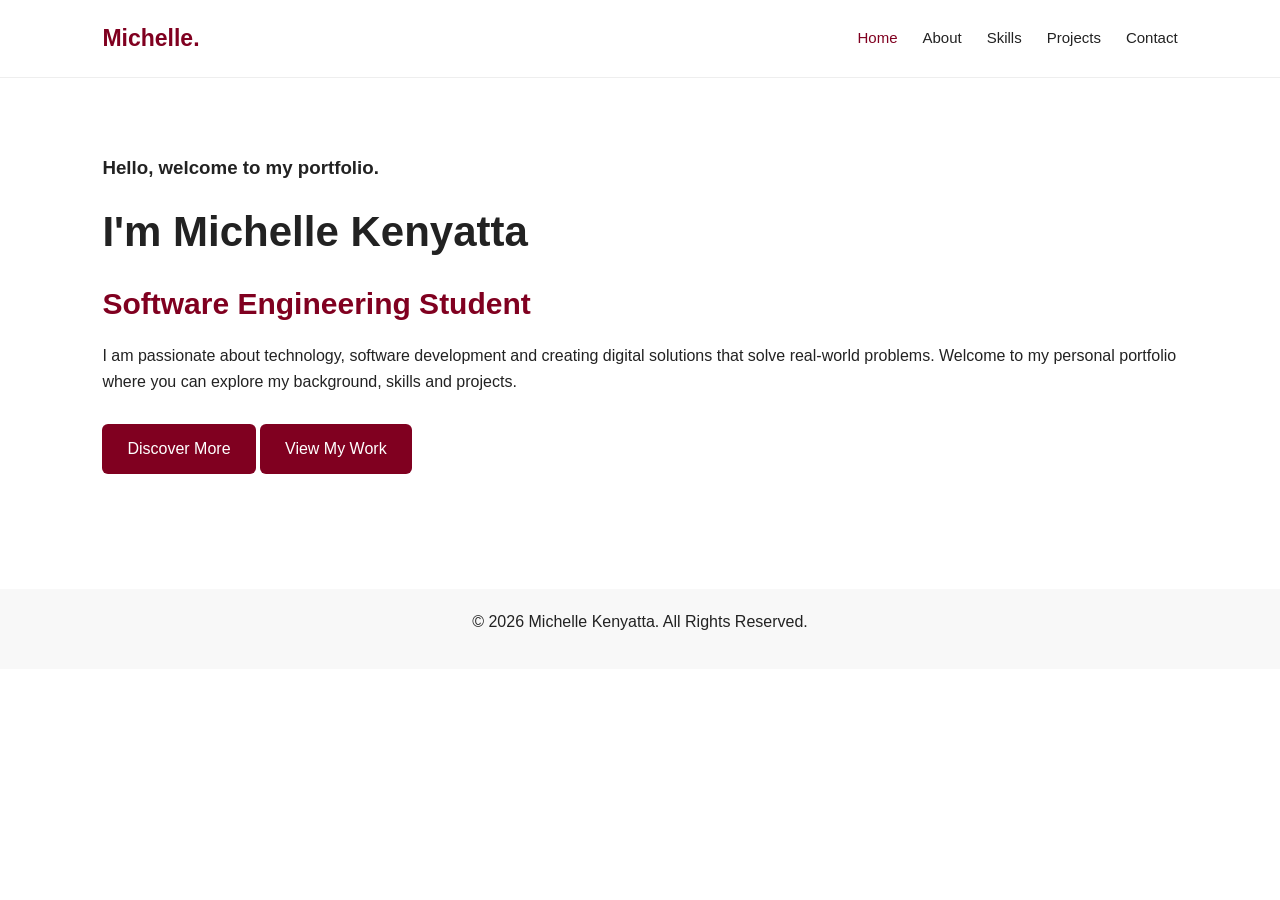
<file: index.html>
<!DOCTYPE html>
<html lang="en">
<head>
    <meta charset="UTF-8">
    <meta name="viewport" content="width=device-width, initial-scale=1.0">
    <title>Michelle Kenyatta | Portfolio</title>
    <link rel="stylesheet" href="style.css">
</head>

<body>

<header>
    <div class="logo">Michelle.</div>

    <nav>
        <a href="index.html" class="active">Home</a>
        <a href="about.html">About</a>
        <a href="skills.html">Skills</a>
        <a href="projects.html">Projects</a>
        <a href="contact.html">Contact</a>
    </nav>
</header>

<section>
    <div class="container">
        <h3>Hello, welcome to my portfolio.</h3>

        <h1>I'm Michelle Kenyatta</h1>

        <h2>Software Engineering Student</h2>

        <p>
            I am passionate about technology, software development
            and creating digital solutions that solve real-world problems.
            Welcome to my personal portfolio where you can explore
            my background, skills and projects.
        </p>

        <a href="about.html" class="btn">Discover More</a>
        <a href="projects.html" class="btn">View My Work</a>
    </div>
</section>

<footer>
    <p>&copy; 2026 Michelle Kenyatta. All Rights Reserved.</p>
</footer>

</body>
</html>
</file>
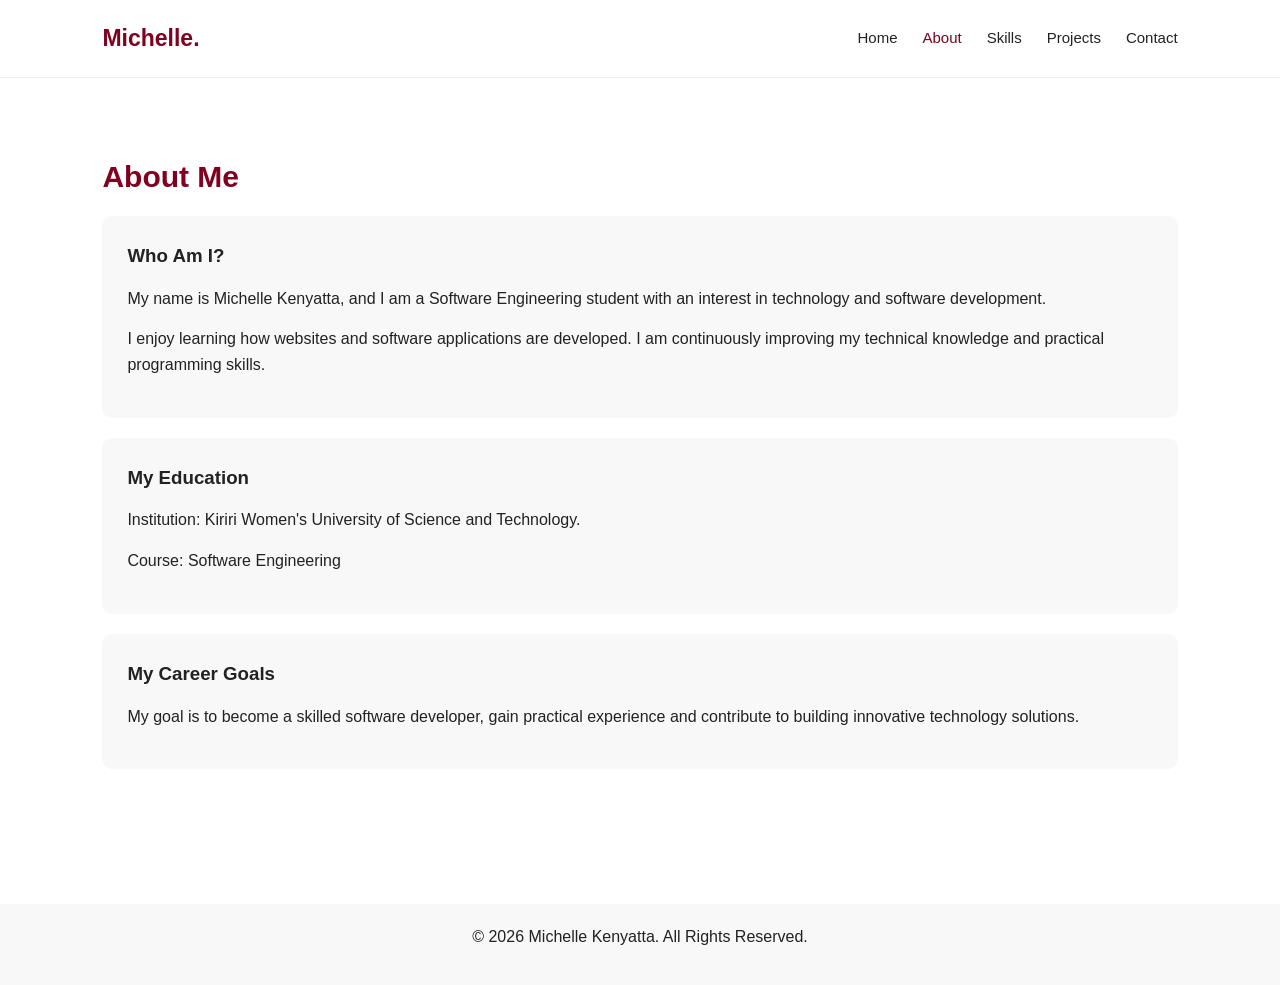
<file: about.html>
<!DOCTYPE html>
<html lang="en">
<head>
    <meta charset="UTF-8">
    <meta name="viewport" content="width=device-width, initial-scale=1.0">
    <title>About Me | Michelle Kenyatta</title>
    <link rel="stylesheet" href="style.css">
</head>

<body>

<header>
    <div class="logo">Michelle.</div>

    <nav>
        <a href="index.html">Home</a>
        <a href="about.html" class="active">About</a>
        <a href="skills.html">Skills</a>
        <a href="projects.html">Projects</a>
        <a href="contact.html">Contact</a>
    </nav>
</header>

<section>
    <div class="container">

        <h2>About Me</h2>

        <div class="card">
            <h3>Who Am I?</h3>

            <p>
                My name is Michelle Kenyatta, and I am a Software
                Engineering student with an interest in technology
                and software development.
            </p>

            <p>
                I enjoy learning how websites and software applications
                are developed. I am continuously improving my technical
                knowledge and practical programming skills.
            </p>
        </div>

        <div class="card">
            <h3>My Education</h3>

            <p>
                Institution: Kiriri Women's University of Science and Technology.
            </p>

            <p>
                Course: Software Engineering
            </p>
        </div>

        <div class="card">
            <h3>My Career Goals</h3>

            <p>
                My goal is to become a skilled software developer,
                gain practical experience and contribute to building
                innovative technology solutions.
            </p>
        </div>

    </div>
</section>

<footer>
    <p>&copy; 2026 Michelle Kenyatta. All Rights Reserved.</p>
</footer>

</body>
</html>
</file>
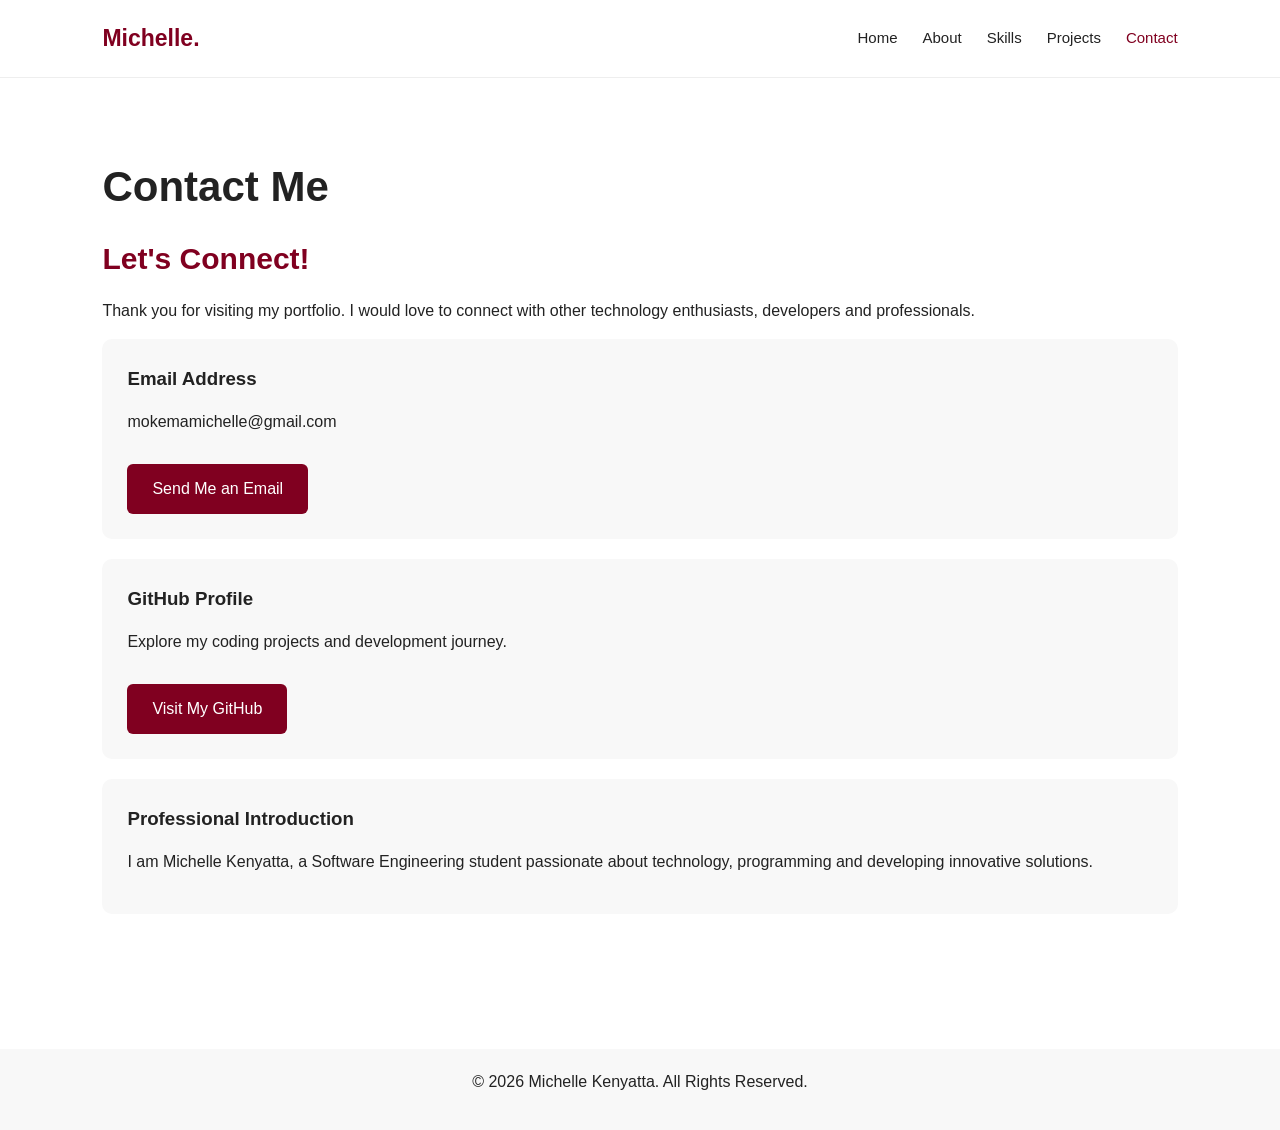
<file: contact.html>
<!DOCTYPE html>
<html lang="en">
<head>
    <meta charset="UTF-8">
    <meta name="viewport" content="width=device-width, initial-scale=1.0">
    <title>Contact Me | Michelle Kenyatta</title>
    <link rel="stylesheet" href="style.css">
</head>

<body>

<header>
    <div class="logo">Michelle.</div>

    <nav>
        <a href="index.html">Home</a>
        <a href="about.html">About</a>
        <a href="skills.html">Skills</a>
        <a href="projects.html">Projects</a>
        <a href="contact.html" class="active">Contact</a>
    </nav>
</header>

<section>
    <div class="container">

        <h1>Contact Me</h1>

        <h2>Let's Connect!</h2>

        <p>
            Thank you for visiting my portfolio.
            I would love to connect with other technology enthusiasts,
            developers and professionals.
        </p>

        <div class="card">
            <h3>Email Address</h3>
            <p>mokemamichelle@gmail.com</p>
            <a href="mailto:mokemamichelle@gmail.com" class="btn">
                Send Me an Email
            </a>
        </div>

        <div class="card">
            <h3>GitHub Profile</h3>
            <p>Explore my coding projects and development journey.</p>
            <a href="https://github.com/mk1720"
               target="_blank"
               rel="noopener noreferrer"
               class="btn">
                Visit My GitHub
            </a>
        </div>

        <div class="card">
            <h3>Professional Introduction</h3>
            <p>
                I am Michelle Kenyatta, a Software Engineering student
                passionate about technology, programming and
                developing innovative solutions.
            </p>
        </div>

    </div>
</section>

<footer>
    <p>&copy; 2026 Michelle Kenyatta. All Rights Reserved.</p>
</footer>

</body>
</html>
</file>
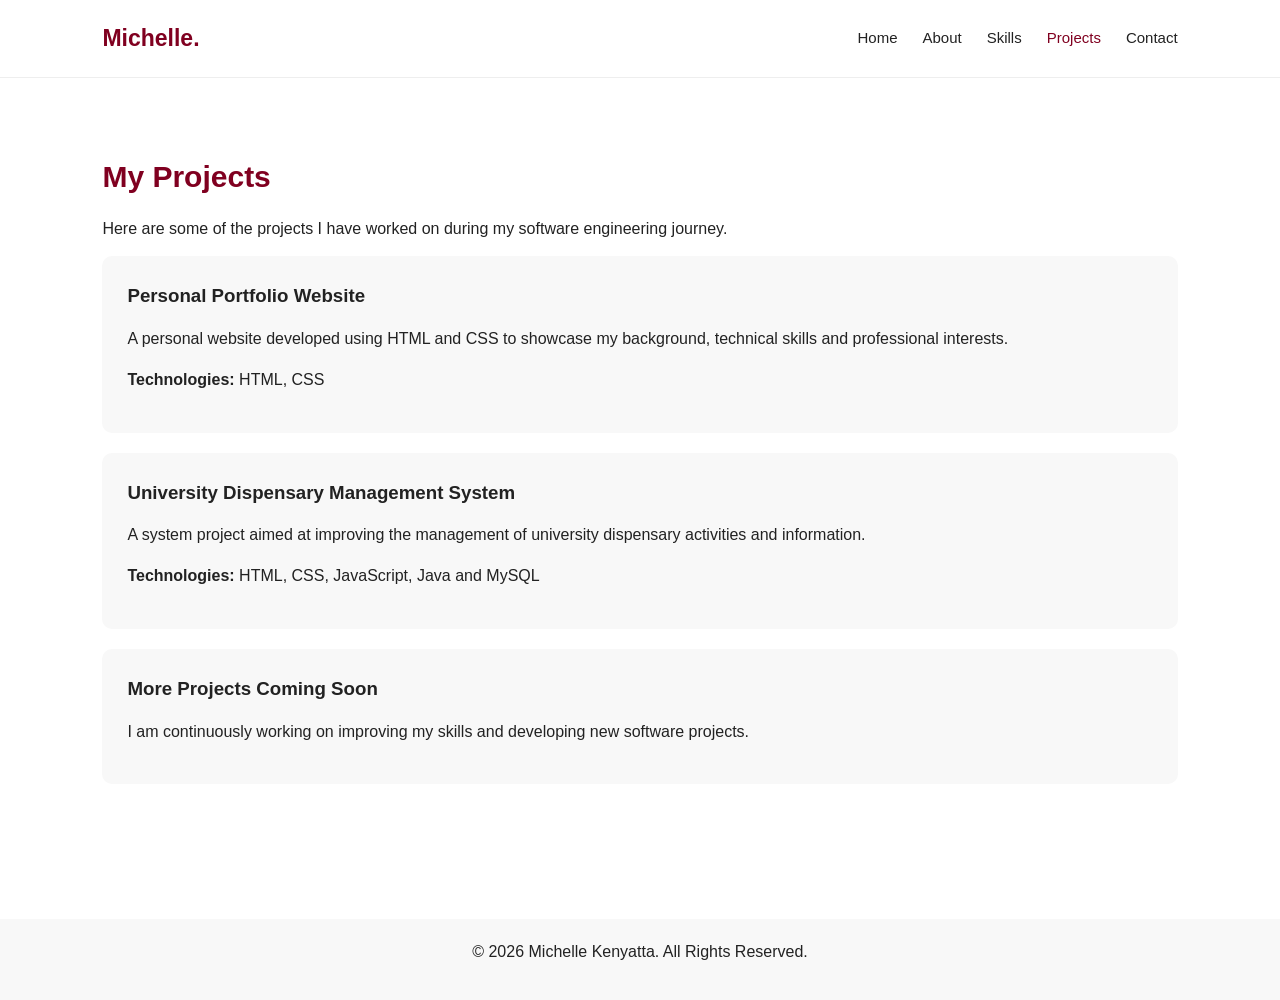
<file: projects.html>
<!DOCTYPE html>
<html lang="en">
<head>
    <meta charset="UTF-8">
    <meta name="viewport" content="width=device-width, initial-scale=1.0">
    <title>My Projects | Michelle Kenyatta</title>
    <link rel="stylesheet" href="style.css">
</head>

<body>

<header>
    <div class="logo">Michelle.</div>

    <nav>
        <a href="index.html">Home</a>
        <a href="about.html">About</a>
        <a href="skills.html">Skills</a>
        <a href="projects.html" class="active">Projects</a>
        <a href="contact.html">Contact</a>
    </nav>
</header>

<section>
    <div class="container">

        <h2>My Projects</h2>

        <p>
            Here are some of the projects I have worked on
            during my software engineering journey.
        </p>

        <div class="card">
            <h3>Personal Portfolio Website</h3>

            <p>
                A personal website developed using HTML and CSS
                to showcase my background, technical skills
                and professional interests.
            </p>

            <p><strong>Technologies:</strong> HTML, CSS</p>
        </div>

        <div class="card">
            <h3>University Dispensary Management System</h3>

            <p>
                A system project aimed at improving the management
                of university dispensary activities and information.
            </p>

            <p><strong>Technologies:</strong> HTML, CSS, JavaScript, Java and MySQL</p>
        </div>

        <div class="card">
            <h3>More Projects Coming Soon</h3>

            <p>
                I am continuously working on improving my skills
                and developing new software projects.
            </p>
        </div>

    </div>
</section>

<footer>
    <p>&copy; 2026 Michelle Kenyatta. All Rights Reserved.</p>
</footer>

</body>
</html>
</file>
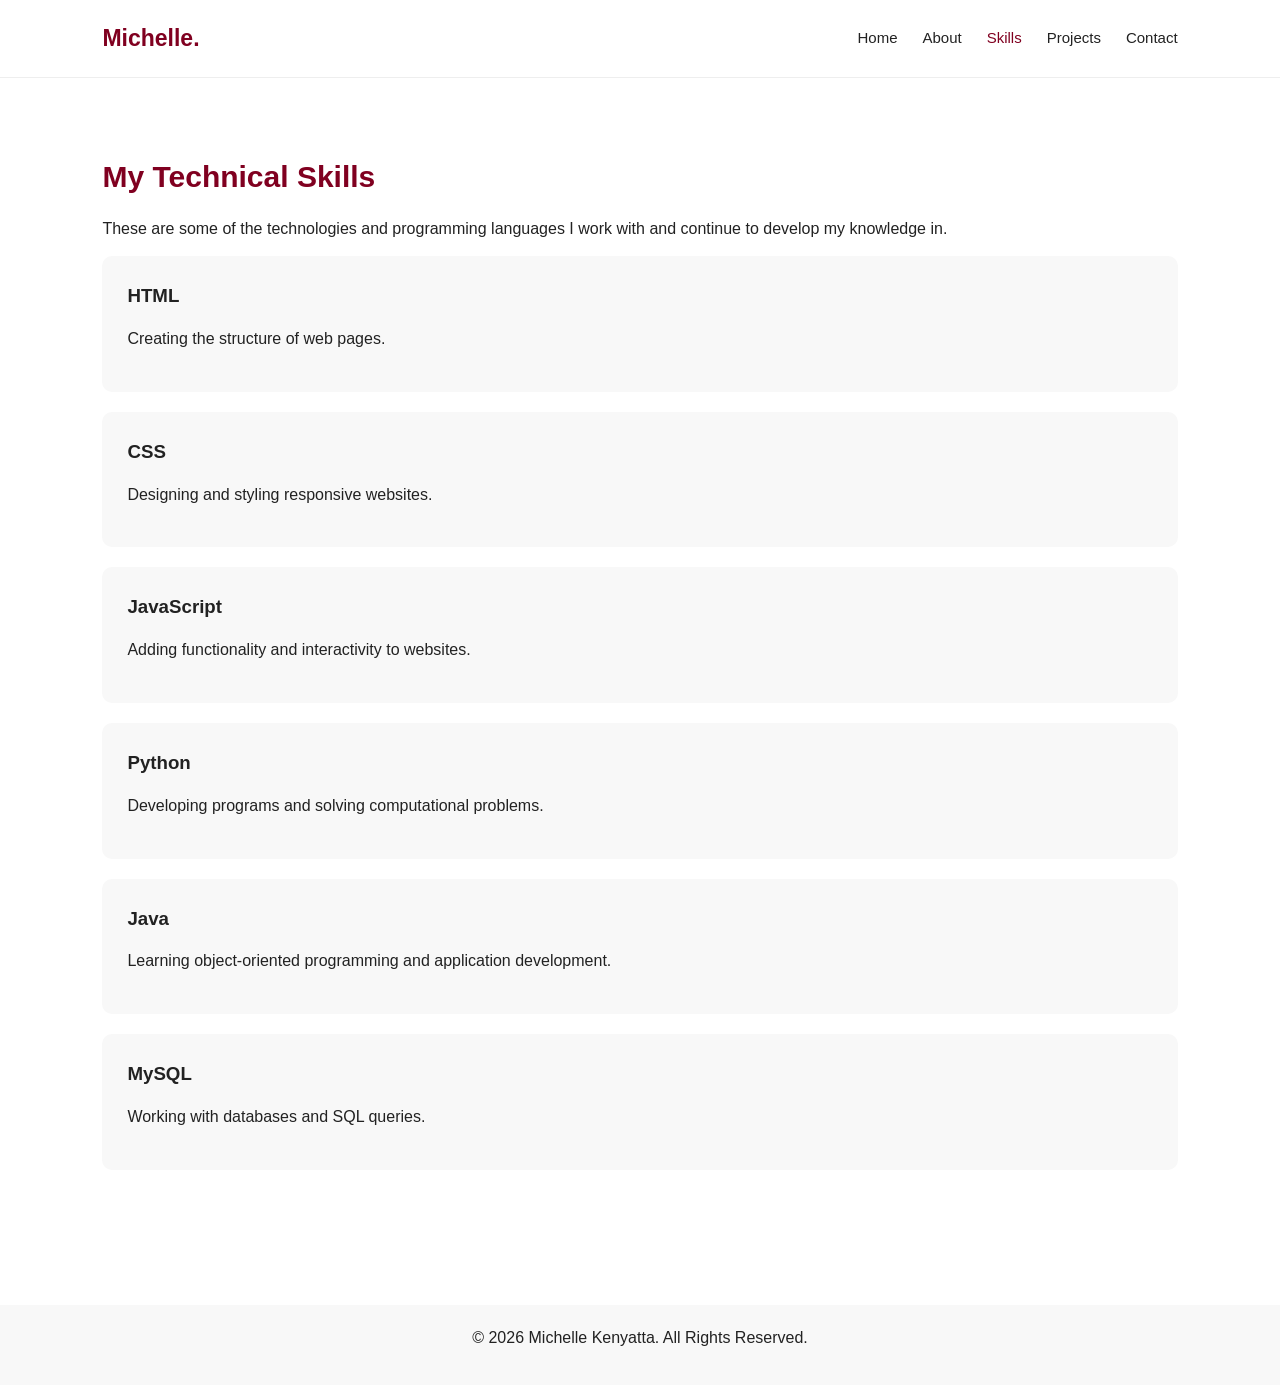
<file: skills.html>
<!DOCTYPE html>
<html lang="en">
<head>
    <meta charset="UTF-8">
    <meta name="viewport" content="width=device-width, initial-scale=1.0">
    <title>My Skills | Michelle Kenyatta</title>
    <link rel="stylesheet" href="style.css">
</head>

<body>

<header>
    <div class="logo">Michelle.</div>

    <nav>
        <a href="index.html">Home</a>
        <a href="about.html">About</a>
        <a href="skills.html" class="active">Skills</a>
        <a href="projects.html">Projects</a>
        <a href="contact.html">Contact</a>
    </nav>
</header>

<section>
    <div class="container">

        <h2>My Technical Skills</h2>

        <p>
            These are some of the technologies and programming
            languages I work with and continue to develop my
            knowledge in.
        </p>

        <div class="card">
            <h3>HTML</h3>
            <p>Creating the structure of web pages.</p>
        </div>

        <div class="card">
            <h3>CSS</h3>
            <p>Designing and styling responsive websites.</p>
        </div>

        <div class="card">
            <h3>JavaScript</h3>
            <p>Adding functionality and interactivity to websites.</p>
        </div>

        <div class="card">
            <h3>Python</h3>
            <p>Developing programs and solving computational problems.</p>
        </div>

        <div class="card">
            <h3>Java</h3>
            <p>Learning object-oriented programming and application development.</p>
        </div>

        <div class="card">
            <h3>MySQL</h3>
            <p>Working with databases and SQL queries.</p>
        </div>

    </div>
</section>

<footer>
    <p>&copy; 2026 Michelle Kenyatta. All Rights Reserved.</p>
</footer>

</body>
</html>
</file>
<file: style.css>
/* YOUR PERSONAL COLOUR SETTINGS */

:root {
    --primary-color: #800020;
    --secondary-color: #F2D7D9;
    --background-color: #FFFFFF;
    --text-color: #222222;
    --card-color: #F8F8F8;
}

/* GENERAL SETTINGS */

* {
    margin: 0;
    padding: 0;
    box-sizing: border-box;
}

body {
    font-family: Arial, sans-serif;
    background-color: var(--background-color);
    color: var(--text-color);
    line-height: 1.6;
}

header {
    display: flex;
    justify-content: space-between;
    align-items: center;
    padding: 20px 8%;
    background-color: var(--background-color);
    border-bottom: 1px solid #eeeeee;
}

.logo {
    font-size: 23px;
    font-weight: bold;
    color: var(--primary-color);
}

nav {
    display: flex;
    gap: 25px;
}

nav a {
    text-decoration: none;
    color: var(--text-color);
    font-size: 15px;
    transition: 0.3s;
}

nav a:hover,
nav a.active {
    color: var(--primary-color);
}

.container {
    width: 84%;
    max-width: 1100px;
    margin: auto;
}

section {
    padding: 75px 0;
}

h1, h2, h3 {
    margin-bottom: 15px;
}

h1 {
    font-size: 42px;
}

h2 {
    font-size: 30px;
    color: var(--primary-color);
}

p {
    margin-bottom: 15px;
}

.btn {
    display: inline-block;
    background-color: var(--primary-color);
    color: white;
    padding: 12px 25px;
    text-decoration: none;
    border-radius: 6px;
    margin-top: 15px;
}

.btn:hover {
    opacity: 0.85;
}

.card {
    background-color: var(--card-color);
    padding: 25px;
    border-radius: 10px;
    margin-bottom: 20px;
}

footer {
    text-align: center;
    padding: 20px;
    background-color: var(--card-color);
    margin-top: 40px;
}

/* MOBILE RESPONSIVENESS */

@media (max-width: 700px) {

    header {
        flex-direction: column;
        gap: 15px;
    }

    nav {
        flex-wrap: wrap;
        justify-content: center;
        gap: 15px;
    }

    h1 {
        font-size: 32px;
    }

    .container {
        width: 90%;
    }

}
</file>
